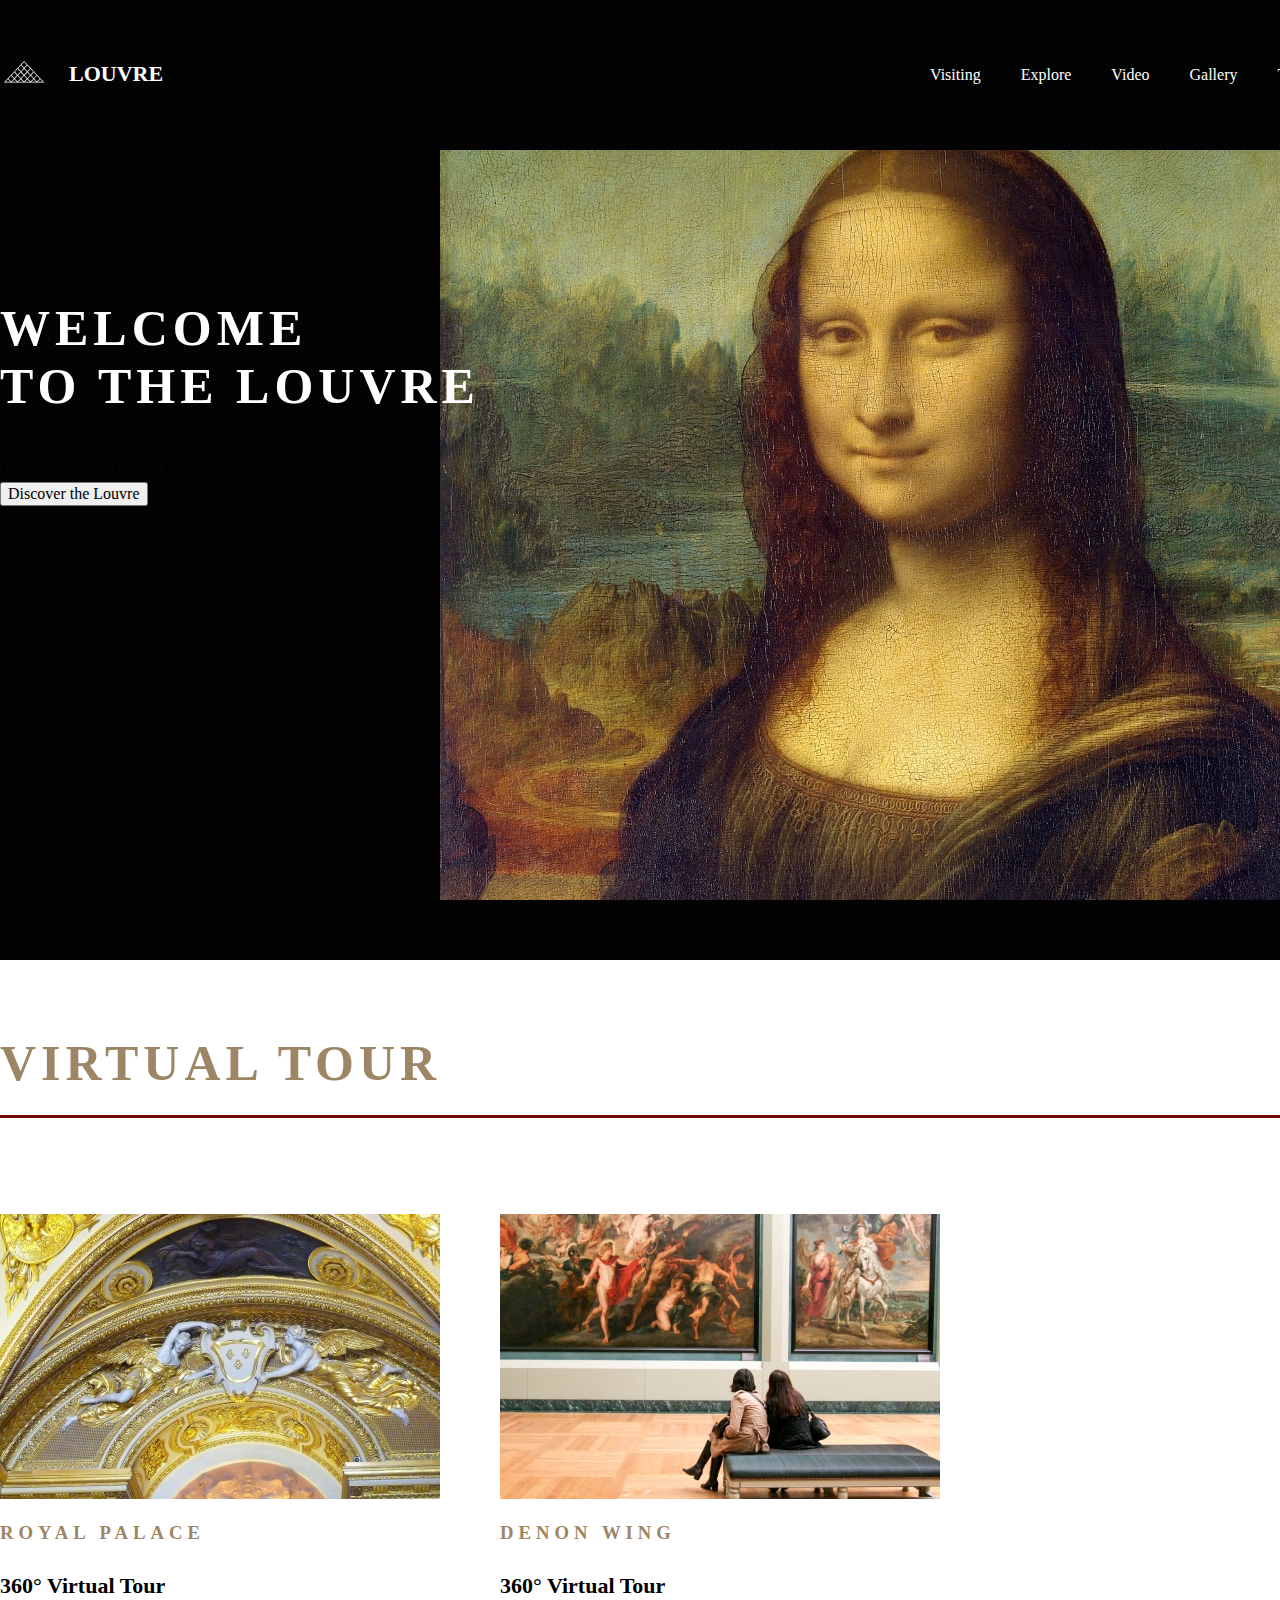
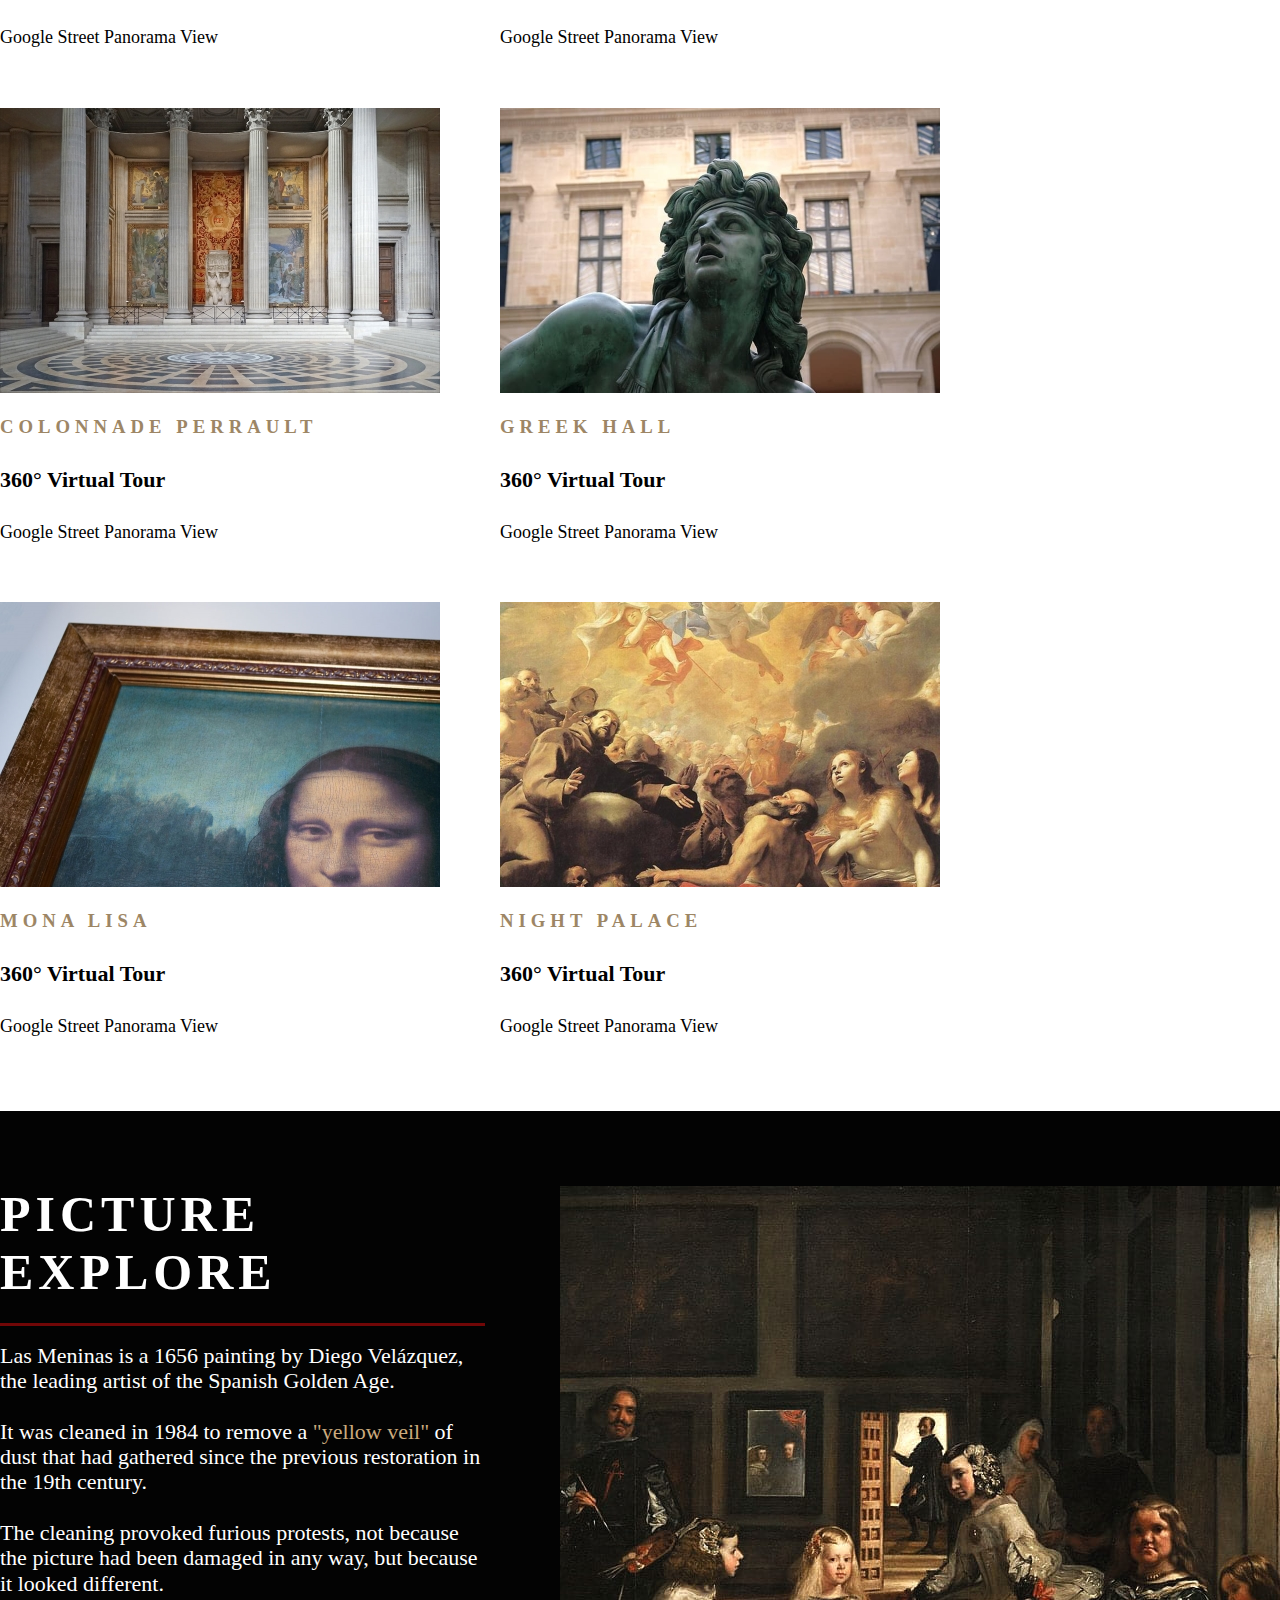
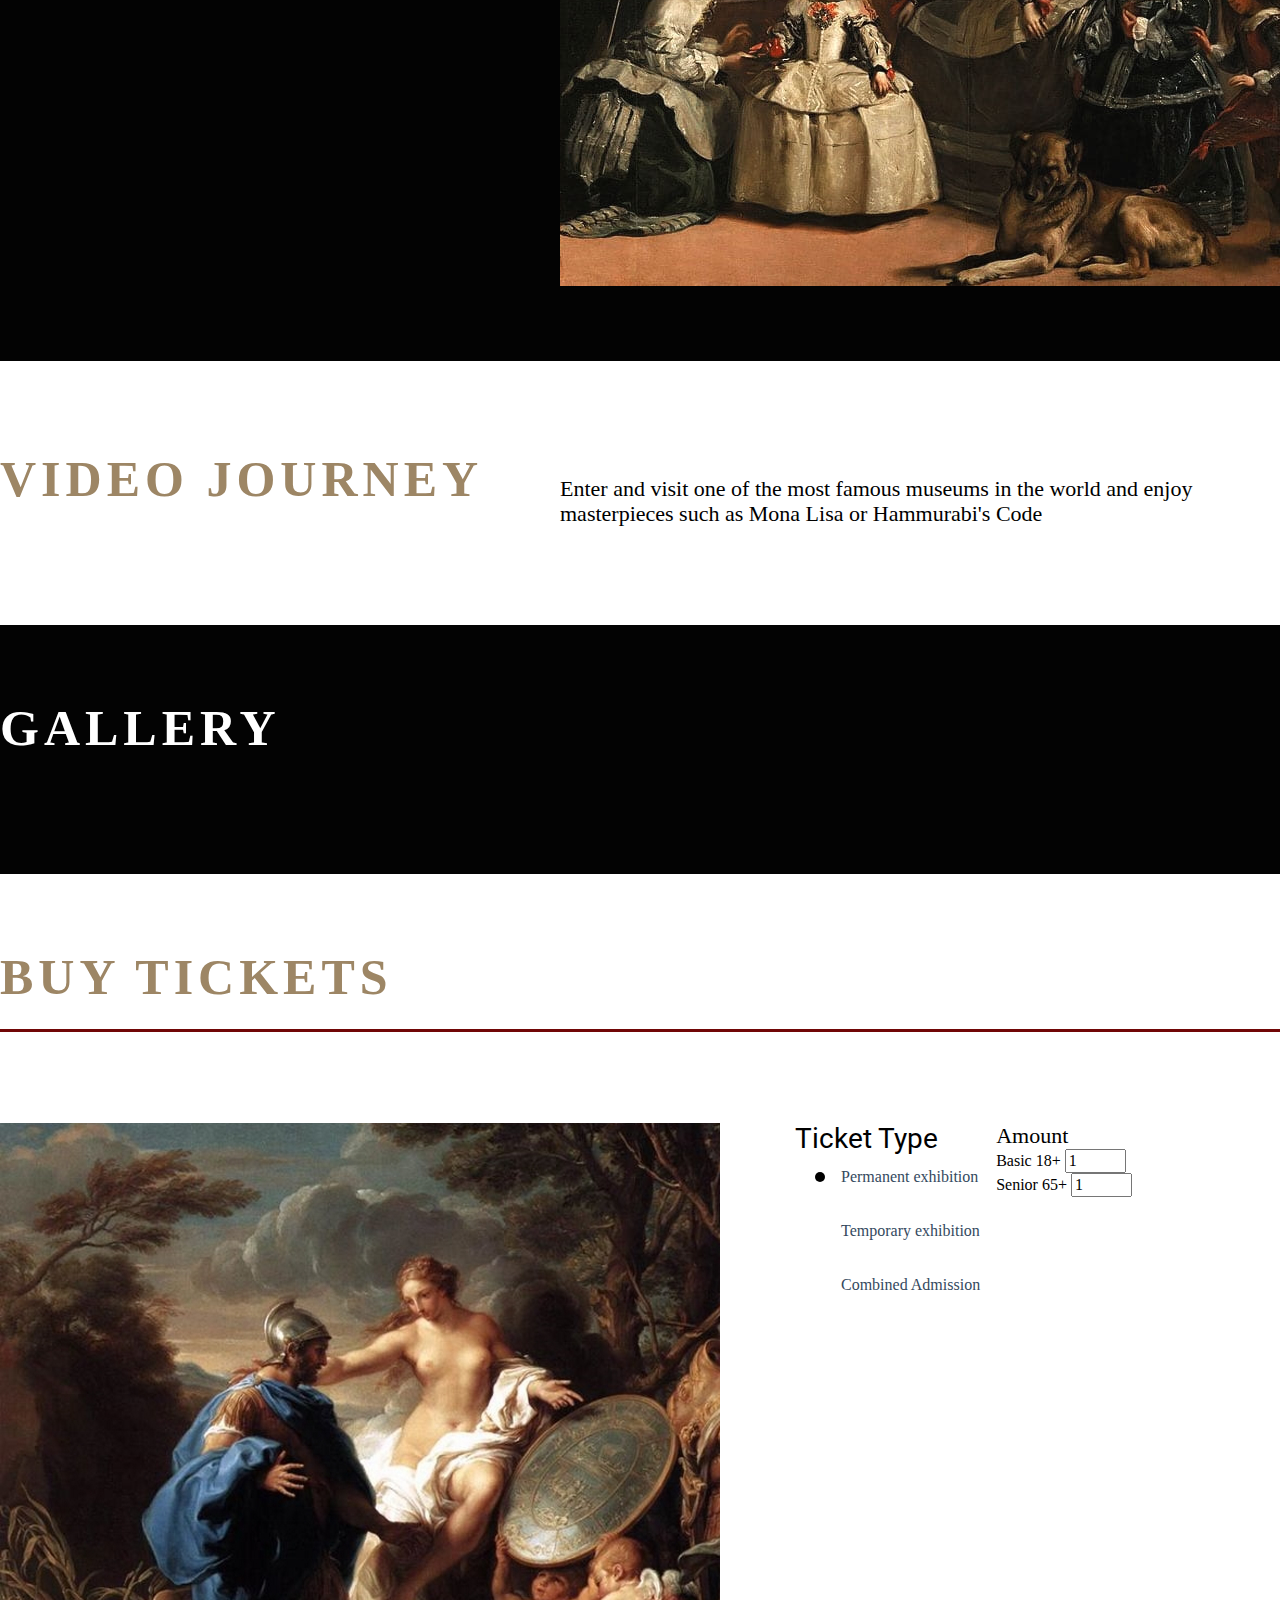
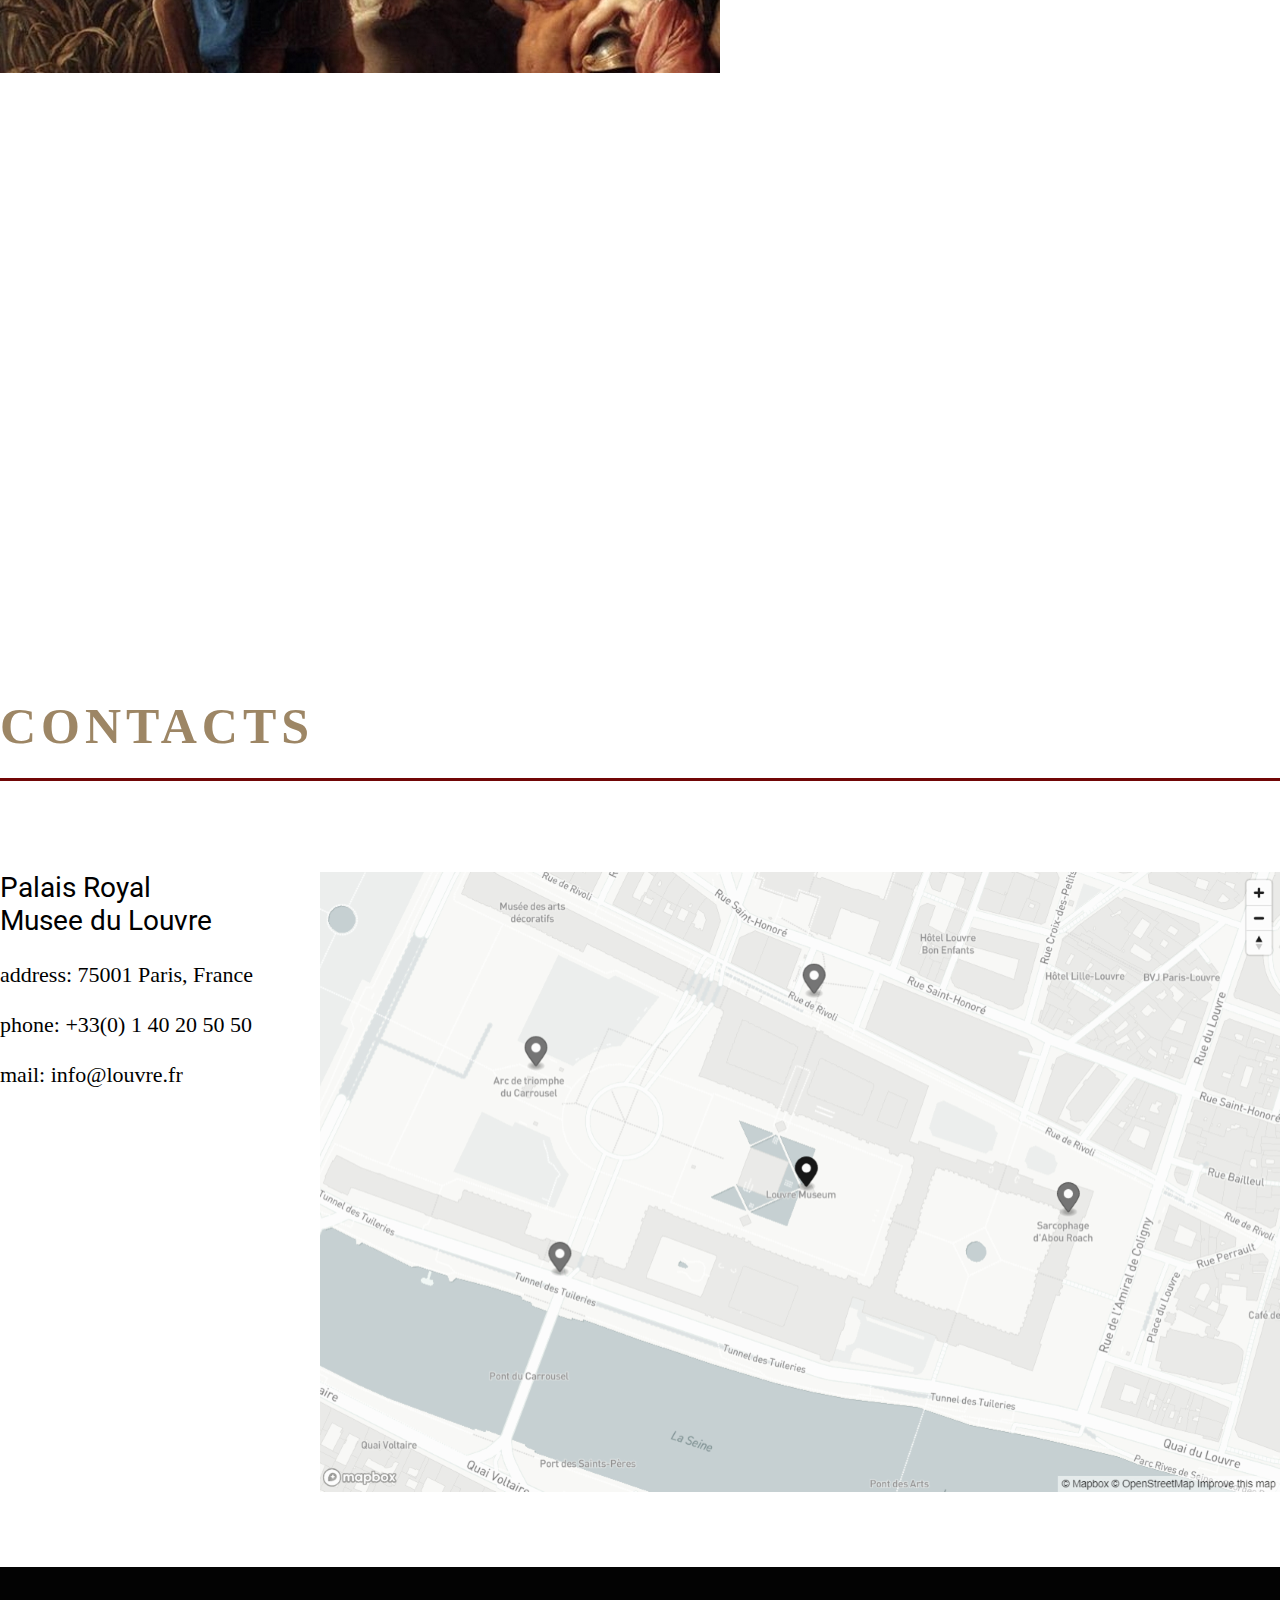
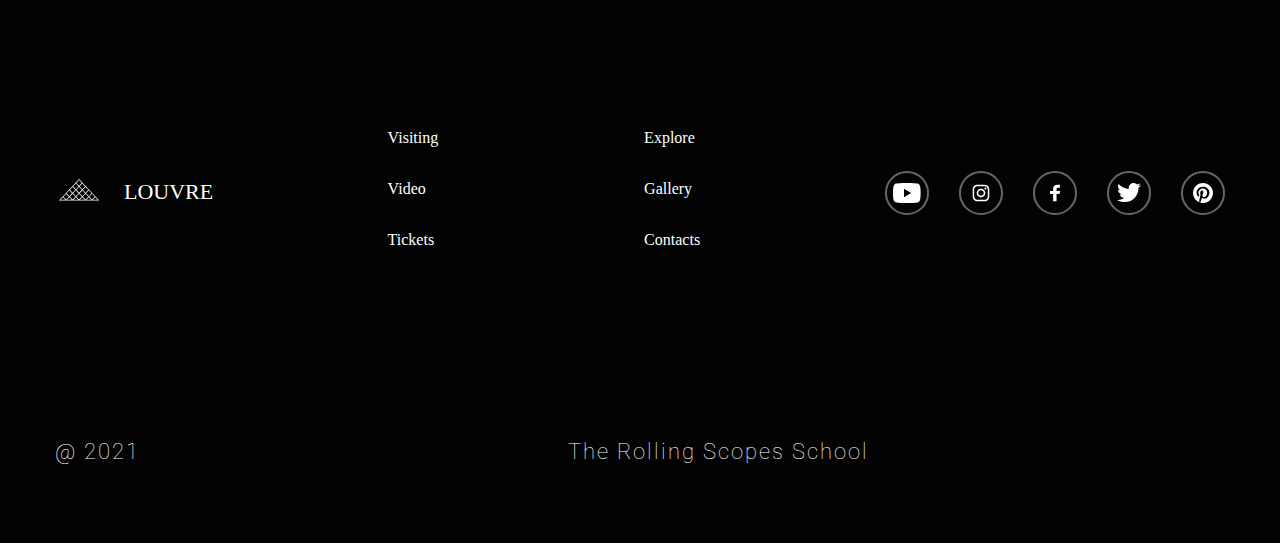
<file: museum/index.html>
<!DOCTYPE html>
<html lang="ru">
  <head>
    <meta charset="UTF-8">
    <meta name="viewport" content="width=1920px">
    <title>Museum</title>
    <link rel="stylesheet" href="style.css">
    <link rel="stylesheet" href="normalize.css">
    <link rel="preconnect" href="https://fonts.gstatic.com">
    <link href="https://fonts.googleapis.com/css2?family=Forum&display=swap" rel="stylesheet">
    <link href="https://fonts.googleapis.com/css2?family=Forum&family=Roboto:ital,wght@0,100..900;1,100..900&display=swap"
      rel="stylesheet">

    <link rel="icon" href="assets/favicon.ico" />
  </head>
  <body>
    <header class="header header-container">
      <nav class="header-nav">
        <a id="logo" href="#">
          <img class="svg logo_svg" src="assets/svg/logo_museum.svg" alt="museum"></img>
          <h1 class="page-title">Louvre</h1>
        </a>
        <ul class="header-nav nav-top">
          <li><a href="#Visiting">Visiting</a></li>
          <li><a href="#Explore">Explore</a></li>
          <li><a href="#Video">Video</a></li>
          <li><a href="#Gallery">Gallery</a></li>
          <li><a href="#Tickets">Tickets</a></li>
          <li><a href="#Contacts">Contacts</a></li>
        </ul>
      </nav>
    </header>
    <main>
      <section id="Welcome" class="dark-section">
        <div class="container welcome">
          <div class="welcome-slider">
            <div class="welcome-img">
              <img class="grad" src="assets/img/welcome-slider/1.jpg" alt="Mona Lisa">
            </div>
          </div>
          <div class="welcome-text">
            <h2 class="section-title white-title">Welcome<br> to the Louvre</h2>
            <p>From the castle to the museum</p>
            <button>Discover the Louvre</button>
          </div>
        </div>
      </section>
      <section id="Visiting" class="section">
        <div class="container">
            <h2 class="section-title underline-title">Virtual tour</h2>
              <div class="catalog">
                
                <a class="card">
                  <img src="images/Royal_Palace.png" width="440px" height="285px" alt="Royal Palace">
                  <figcaption>
                    <h3 class="section-title">Royal Palace</h3>
                    <h4>360° Virtual Tour</h4>
                    <p class="panorama">Google Street Panorama View</p>
                  </figcaption>
                </a>

                <a class="card">
                  <img src="images/Denon_Wing.png" width="440px" height="285px" alt="Denon Wing">
                  <figcaption>
                    <h3 class="section-title">Denon Wing</h3>
                    <h4>360° Virtual Tour</h4>
                    <p class="panorama">Google Street Panorama View</p>
                  </figcaption>
                </a>

                <a class="card">
                  <img src="images/Colonnade_Perrault.png" width="440px" height="285px" alt="Colonnade Perrault">
                  <figcaption>
                    <h3 class="section-title">Colonnade Perrault</h3>
                    <h4>360° Virtual Tour</h4>
                    <p class="panorama">Google Street Panorama View</p>
                  </figcaption>
                </a>

                <a class="card">
                  <img src="images/Greek_Hall.png" width="440px" height="285px" alt="Greek Hall">
                  <figcaption>
                    <h3 class="section-title">Greek Hall</h3>
                    <h4>360° Virtual Tour</h4>
                    <p class="panorama">Google Street Panorama View</p>
                  </figcaption>
                </a>

                <a class="card">
                  <img src="images/Mona_Lisa.png" width="440px" height="285px" alt="Mona Lisa">
                  <figcaption>
                    <h3 class="section-title">Mona Lisa</h3>
                    <h4>360° Virtual Tour</h4>
                    <p class="panorama">Google Street Panorama View</p>
                  </figcaption>
                </a>

                <a class="card">
                  <img src="images/Night_Palace.png" width="440px" height="285px" alt="Night Palace">
                  <figcaption>
                    <h3 class="section-title">Night Palace</h3>
                    <h4>360° Virtual Tour</h4>
                    <p class="panorama">Google Street Panorama View</p>
                  </figcaption>
                </a>

              </div>
        </div>
          
        </div>
      </section>
      <section id="Explore" class="dark-section section">
        <div class="container container-explore">
          <div>
          <h2 class="section-title white-title underline-title">Picture explore</h2>
          <p class="white-text">Las Meninas is a 1656 painting by Diego Velázquez, the leading artist of the Spanish Golden Age.<br><br>
          It was cleaned in 1984 to remove a <span class="explore-gold">"yellow veil"</span> of dust that had gathered since the previous restoration in the 19th
          century.<br><br>
          The cleaning provoked furious protests, not because the picture had been damaged in any way, but because it looked
          different.</p>
        </div>
        <img class="explore-img" src="assets/img/explore-slider/before.jpg" alt="Explore">
        </div>
      </section>
      <section id="Video" class="section video-section">
        <div class="container">
          <div class="journey">
            <h2 class="section-title">Video journey</h2>
            <p class="journey-text">Enter and visit one of the most famous museums in the world and enjoy masterpieces such as Mona Lisa or Hammurabi's Code</p>
          </div>
          </div>
      </section>
      
      
      <section id="Gallery" class="dark-section section">
        <div class="container">
            <h2 class="section-title white-title">Gallery</h2>
        </div>
      </section>


      <section id="Tickets" class="section">
        <div class="container">
          <h2 class="section-title underline-title">Buy Tickets</h2>
          <div class="tickets">
            <img src="assets/img/tickets.png" class="ticket-img" alt="image for tickets category">
            <div class="ticket-type">
              <div class="option-group">
                <p class="mini-title">Ticket Type</p>
          
                <div class="radio-option">
                  <input type="radio" id="permanent" name="ticket_type" checked>
                  <label for="permanent">Permanent exhibition</label>
                </div>
          
                <div class="radio-option">
                  <input type="radio" id="temporary" name="ticket_type">
                  <label for="temporary">Temporary exhibition</label>
                </div>
          
                <div class="radio-option">
                  <input type="radio" id="combined" name="ticket_type">
                  <label for="combined">Combined Admission</label>
                </div>
              </div>
            </div>
            <div class="tickets__amount">
              <p class="tickets__text">Amount</p>
              <div class="tickets__amount__container">
                <div class="tickets__number">
                  <label for="quantity">Basic 18+</label>
                  <input type="number" id="quantity" name="quantity" min="1" max="50" value="1">
                </div>
                <div class="tickets__number">
                  <label for="quantity">Senior 65+</label>
                  <input type="number" id="quantity" name="quantity" min="1" max="50" value="1">
                </div>
              </div>
            
            </div>
            
          </div>

          
          
        



        </div>
      </section>
      <section id="parallax"></section>

      <section id="Contacts" class="section">
        <div class="container">
          <h2 class="section-title underline-title">Contacts</h2>
            <div class="Contacts">
              <div class="ticket-type">
                <div class="option-group">
                  <p class="mini-title">Palais Royal<br> Musee du Louvre</p>
            
                  <div class="contacts-list">
                    <p class="contact-list"><a>address: 75001 Paris, France</a></p>
                    <p class="contact-list"><a href="tel:++330140205050">phone: +33(0) 1 40 20 50 50</a></p>
                    <p class="contact-list"><a href="mailto:someone@example.com">mail: info@louvre.fr</a></p>
                  </div>
                </div>
              </div>
              <img src="assets/img/map.png" class="map-img" alt="map">
            </div>


        </div>
      </section>
    </main>

    <footer class="footer">
      <div class="container">
        <div class="footer_wrapper">
          <p id="logo">
            <img class="svg logo_svg" src="assets/svg/logo_museum.svg" alt="logo"></img>
            <span>Louvre</span>
          </p>
          <nav>
            <ul class="footer-nav">
              <li><a href="#Visiting">Visiting</a></li>
              <li><a href="Explore">Explore</a></li>
              <li><a href="Video">Video</a></li>
              <li><a href="Gallery">Gallery</a></li>
              <li><a href="Tickets">Tickets</a></li>
              <li><a href="Contacts">Contacts</a></li>
            </ul>
          </nav>
          <div class="social_links">
            <a class="social_link" href="https://www.youtube.com/user/louvre">
              <img class="svg" src="assets/svg/youtube.svg" alt="youtube"></img>
            </a>
            <a class="social_link" href="https://www.instagram.com/museelouvre/">
              <img src="assets/svg/insta.svg" alt="instagram"></img>
            </a>
            <a class="social_link" href="https://www.facebook.com/museedulouvre">
              <img src="assets/svg/facebook.svg" alt="facebook"></img>
            </a>
            <a class="social_link" href="http://twitter.com/museelouvre">
              <img src="assets/svg/twitter.svg" alt="twitter"></img>
            </a>
            <a class="social_link" href="https://www.pinterest.fr/museedulouvre/">
              <img src="assets/svg/pinterest.svg" alt="pinterest"></img>
            </a>
          </div>
        </div>
        <div class="signature">
          <p>@ 2021</p>
          <a href="https://rs.school/courses/javascript-ru" target="_blank">The Rolling Scopes School</a>
          <a href="https://github.com/anufrievanatalia" target="_blank">Anufrieva Natalia</a>

        </div>
      </div>
    </footer>
    </body>
    
</html>
</file>
<file: museum/style.css>
html {
  scroll-behavior: smooth;
}

.header-container {
  height: 150px;
  display: flex;
  justify-content: space-between;
  align-items:center;
}

.page-title {
  margin: 0;
  font-size: 22px;
}

.container {
  max-width: 1440px;
  margin: auto;
}

.logo_svg {
  width: 49px;
  height: 28px;
  margin-right: 20px;
}

a {
  text-decoration: none;
  color: white;
}

#logo {
  text-transform: uppercase;
  max-width: 199px;
  max-height: 33px;
  display: flex;
  color: white;
}

li {
  list-style: none;
  padding-left: 20px;
  padding-right: 20px;
}

.header-nav {
  display: flex;
  width: 1440px;
  justify-content: flex-end;
  align-items: center;
}

.welcome {
  position: relative;
  height: 810px;
  width: 1440px;
  margin: 0 auto 0 auto;
}

.grad {
  background: linear-gradient(to right, red, yellow);
}

.welcome-slider {
  width: 1000px;
  height: 810px;
  position: absolute;
  left: 440px;
  bottom: 0;
}

.welcome-text {
      position: absolute;
        top: 150px;
        width: 598px;
        height: 388px;
        margin: 0;
        padding: 0;
}

h2 {
font-size: 50px;
margin-top: 0;
}

.section-title {
  font-family: "Forum" serif;
  Letter-spacing: 5px;
  text-transform: uppercase;
  Color: #9D8665
}

.container-explore {
  display: flex;
}

.white-title {
Color: white;
}

p {
  font-family: "Roboto" sans-serif;
  margin: 0;
  font-size: 22px;
}/*переделать*/

.panorama {
color: black;
  font-family: "Roboto" sans-serif;
  font-size: 18px;
  letter-spacing: 0%;
}

.card {
  display: block;
}

h4 {
  color: black;
    font-family: "Roboto" serif;
    font-size: 22px;
    letter-spacing: 0%;
}

.underline-title {
    position: relative;
  }

.underline-title::after {
  content: "";
  position: absolute;
  bottom: -25px;
  left: 0;
  width: 100%;
  height: 3px;
  background-color: #710707;
}

.dark-section {
  background: #030303;
}

.section {
  padding-top: 75px;
  padding-bottom: 75px;
}

.explore-img {
  padding-left: 75px;
}

.white-text{
  color: white;
}

.explore-gold {
  color: #CAAA7D;
}

.catalog {
  display: flex;
  flex-wrap: wrap;
  gap: 60px;
  padding-top: 80px;
}

.journey-text {
   max-width: 720px;
   max-height: 90px;
}

.journey {
  display: flex;
  justify-content: space-between;
  align-items: center;
}

.video-section{
padding-top: 90px;
}

.header {
  background: #030303;
}

nav {
  max-width: 1440px;
  display: flex;
  align-items: auto;
  margin: auto;
}



.tickets {
  display: flex;
  padding-top: 75px;
}

.ticket-img {
  padding: 0 75px 75px 0;
}

.option-group label {
  display: block;
}

/* Radio Buttons */
.radio-option {
  display: flex;
  align-items: center;
  margin-bottom: 0.75rem;
  padding: 0.75rem 1rem;
  border-radius: 8px;
  transition: all 0.3s ease;
  cursor: pointer;
}

.radio-option:hover {
  background-color: #f8f9fa;
  border-color: #000000;
}

.radio-option input[type="radio"] {
  appearance: none;
  -webkit-appearance: none;
  width: 18px;
  height: 18px;
  border-radius: 50%;
  margin-right: 12px;
  position: relative;
  cursor: pointer;
  transition: all 0.2s ease;
}

.radio-option input[type="radio"]:checked {
  border-color: #000000;
}

.radio-option input[type="radio"]:checked::after {
  content: '';
  position: absolute;
  top: 50%;
  left: 50%;
  transform: translate(-50%, -50%);
  width: 10px;
  height: 10px;
  background-color: #000000;
  border-radius: 50%;
}

.radio-option label {
  font-weight: 500;
  color: #34495e;
  cursor: pointer;
  flex-grow: 1;
  margin-bottom: 0;
}

/* Button */
.buy-button {
  background: black;
  color: white;
  padding: 0.9rem;
  width: 100%;
  cursor: pointer;
  border: none;
}

.buy-button:hover {
border: none;
  background: #9d8665;
}

.buy-button:active {
  transform: translateY(0);
}

.Contacts {
  display: flex;
  padding-top: 75px;
  justify-content: space-between;
}

.mini-title {
  font-family: Roboto;
  font-size: 28px;
}

.contacts-list a{
  color:#000000;
  padding: 25px 0;
}

.contact-list {
  margin: 25px 0;
}



#parallax {
  background-image: url(assets/img/parallax.jpg);
  background-attachment: fixed;
  background-size: cover;
  width: 100%;
  height: 400px;
}



.footer {
  padding: 30px 55px;
  background: #030303;
}

.footer_wrapper {
  display: flex;
  align-items: center;
  position: relative;
  height: 392px;
}

.footer-nav {
  top: 87px;
  left: 340px;
  display: grid;
  grid-template-columns: 1fr 1fr;
  column-gap: 150px;
  row-gap: 25px;
  width: 363px;
  height: 128px;
  margin: 0 auto;
  padding: 0;
}

.social_links {
  min-width: 340px;
  display: flex;
  align-items: center;
  justify-content:space-between;
}

a:hover {
color: #9D8665;
}

.social_link {
  width: 20px;
  height: 20px;
  border: 2px solid #666666;
  border-radius: 50%;
  padding: 10px ;
  display: flex;
  justify-content: center;

}/*не работает*/

.signature {
  color: white;
  width: 1440px;
  height: 24px;
  top: 318px;
  display: flex;
  justify-content: space-between;
  align-items: center;
  font-family: "Roboto", sans-serif;
  font-weight: lighter;
  font-size: 22px;
  letter-spacing: 2px;
  margin: 0 auto;
  padding: 50px 0 50px 0;
}

.line{
      content: "";
        position: absolute;
        top: 265px;
        left: 0;
        width: 100%;
        height: 3px;
        background-color: #666666;
}
</file>
